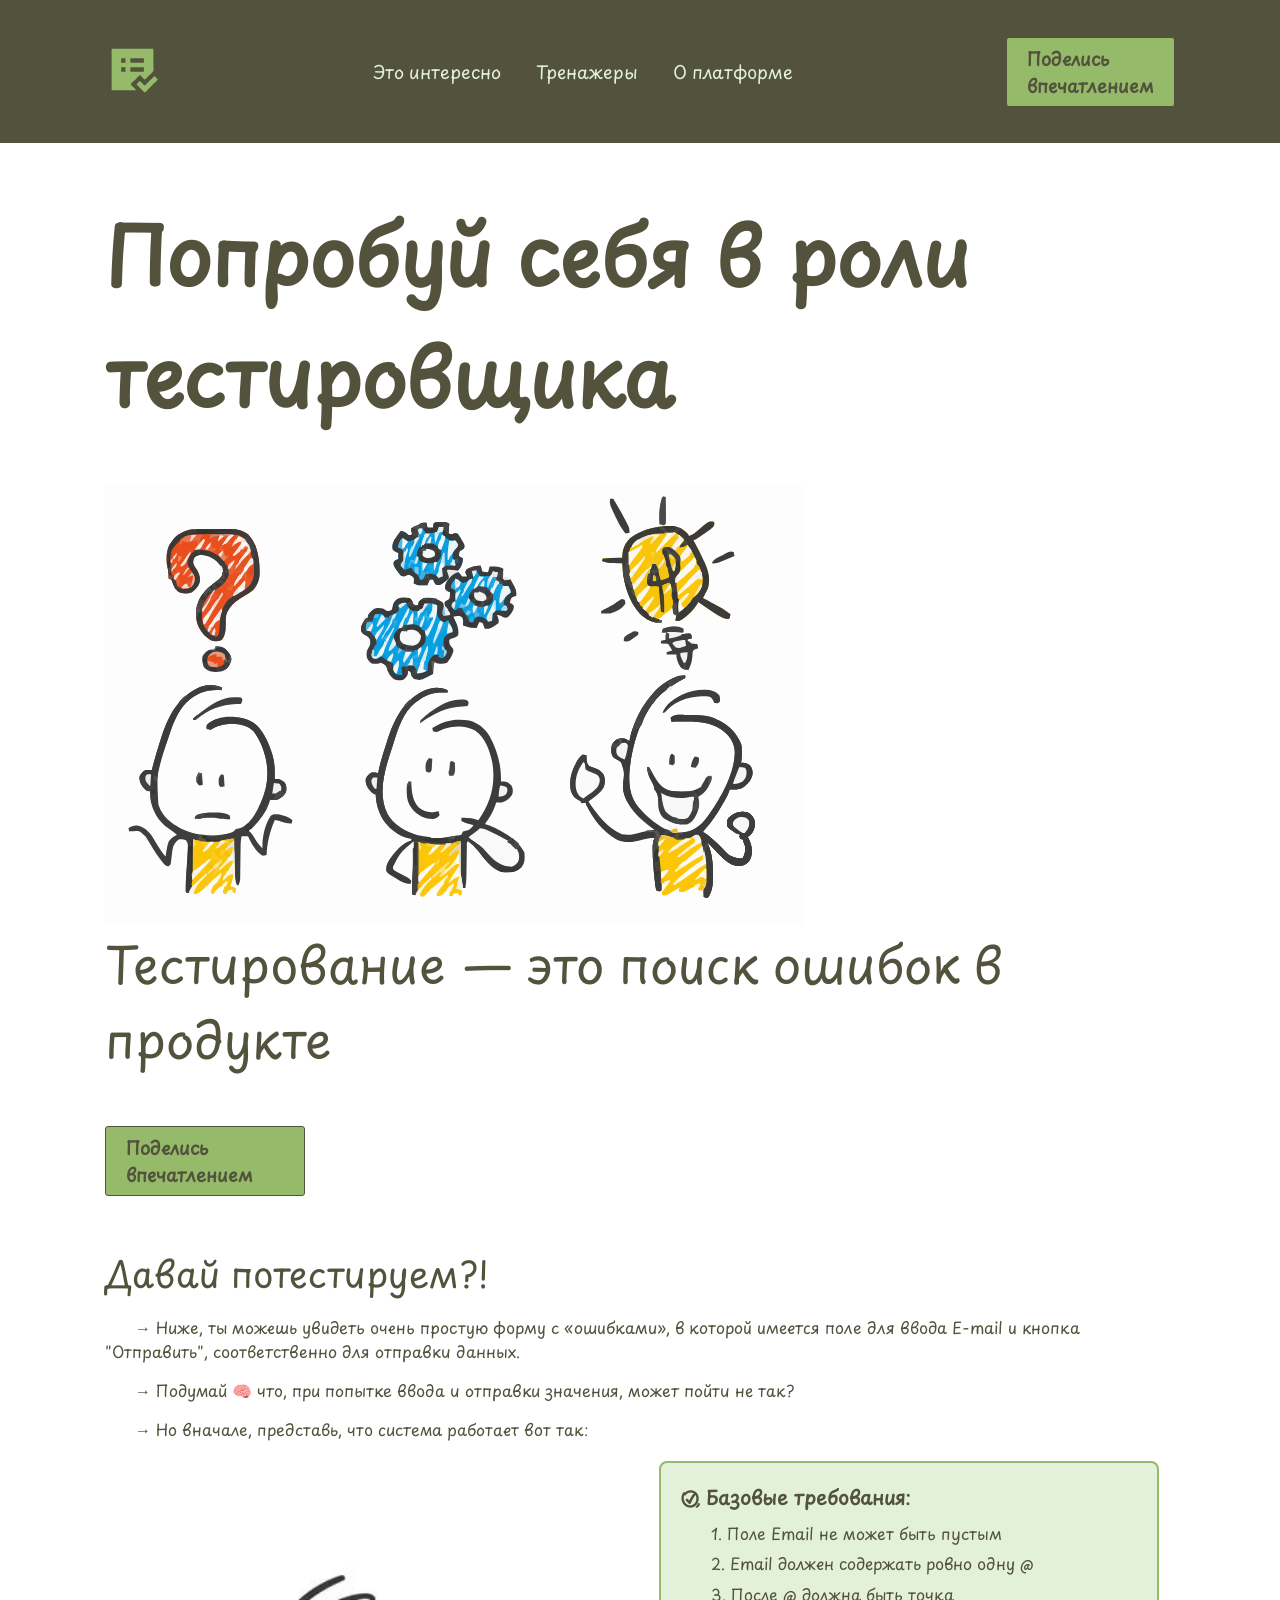
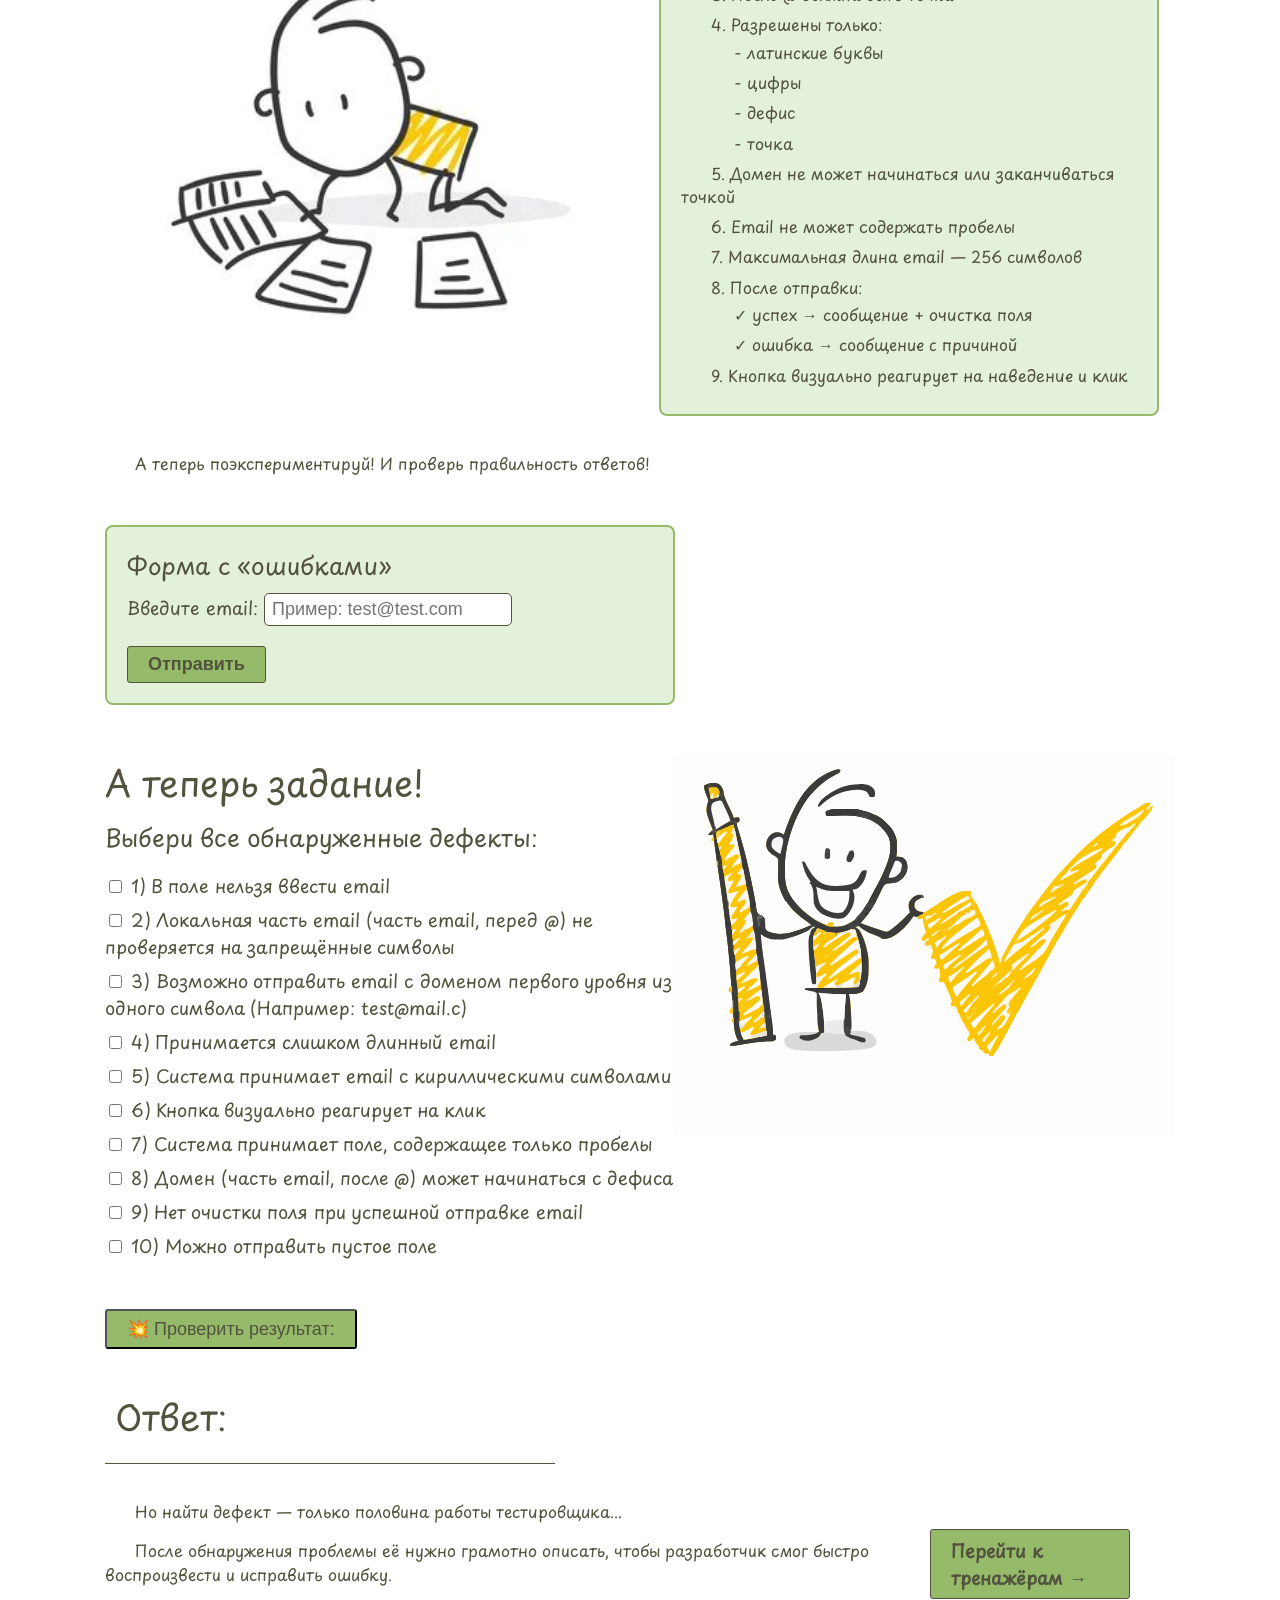
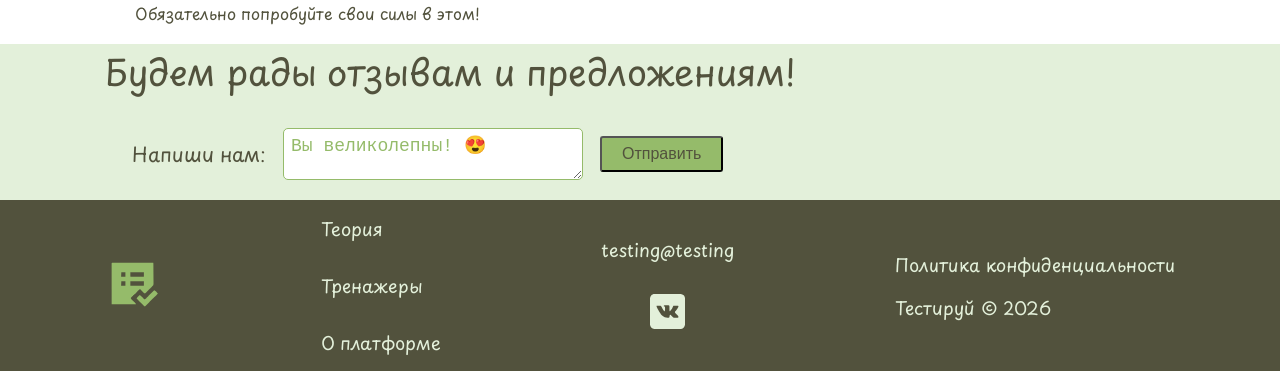
<file: index.html>
<!DOCTYPE html>
<html lang="ru">
<head>
    <meta charset="UTF-8">
    <meta name="viewport" content="width=device-width, initial-scale=1.0">
    <title>Я тестирую!</title>
    <link rel="stylesheet" href="css/reset.css">
    <link rel="stylesheet" href="css/font.css">
    <link rel="stylesheet" href="css/style.css">
    <link rel="stylesheet" href="css/media.css">
</head>
<body>
<div class="header-placeholder"></div>

    <main class="content" id="main">
        <section class="hero">
            <div class="container">
                <div class="hero__wrapper">
                <img class="hero__img" src="./img/heroImg.svg" alt="Главная картинка">
                <h1 class="hero__title">Попробуй себя в роли тестировщика</h1>
                <h3 class="hero__subtitle">Тестирование — это поиск ошибок в продукте</h3>
                <a class="hero__cta btn" href="#comment">Поделись впечатлением</a>
                </div>
            </div>
        </section>

        <section class="active">
            <div class="container">
                <h2 class="active__title title">Давай потестируем?!</h2>
                <p class="text">→ Ниже, ты можешь увидеть очень простую форму с «ошибками», в которой имеется поле для ввода E-mail и кнопка "Отправить", соответственно для отправки данных.</p>        
                <p class="text">→ Подумай 🧠 что, при попытке ввода и отправки значения, может пойти не так?</p>
                <p class="text">→ Но вначале, представь, что система работает вот так:</p>
                <div class="active__wrapper">
                <img class="active__img" src="./img/active.png" alt="Картинка требования">
                <div class="active__requirements-box">
                <h3>✅ Базовые требования:</h3>
                <ul class="active__requirements-list">
                    <li>1. Поле Email не может быть пустым</li>
                    <li>2. Email должен содержать ровно одну @</li>
                    <li>3. После @ должна быть точка</li>
                    <li>4. Разрешены только:
                         <ul class="nested-list">
                            <li>- латинские буквы</li>
                            <li>- цифры</li>
                            <li>- дефис</li>    
                            <li>- точка</li></li>
                        </ul>
                    <li>5. Домен не может начинаться или заканчиваться точкой</li>
                    <li>6. Email не может содержать пробелы</li>
                    <li>7. Максимальная длина email — 256 символов</li>
                    <li>8. После отправки:
                        <ul class="nested-list">
                            <li>✓ успех → сообщение + очистка поля</li>
                            <li>✓ ошибка → сообщение с причиной</li>
                        </ul>
                    </li>
                    <li>9. Кнопка визуально реагирует на наведение и клик</li>
                </ul>
                </div> 
                </div>
                <p class="text">А теперь поэкспериментируй! И проверь правильность ответов!</p>
                <form class="active__formI">
                    <h3 class="active__subtitle subtitle">Форма с «ошибками»</h3>
                    <label class="active__label-email" for="active__email">Введите email:
                        <input class="active__input-email" type="text" id="active__email" name="email" placeholder="Пример: test@test.com">
                    </label>
                    <button class="active__form-btn" id="active__submitBtn" type="button">Отправить</button>
                </form>
                <p id="active__formMessage"></p>
            </div>
        </section>

        <section class="testing">
            <div class="container">
                <div class="testing__wrapper">
                <h2 class="testing__title title">А теперь задание!</h2>
                <img class="testing__img" src="./img/activeForm.svg" alt="Картинка тестируем">
                <div class="testing__checkbox">
                    <h3 class="testing__checkbox-subtitle subtitle">Выбери все обнаруженные дефекты:</h3>
                    <label class="testing__checkbox-label" for="q1answer1">
                        <input type="checkbox" name="question1" id="q1answer1" value="1"><span class="q1a1"> 1) В поле нельзя ввести email</span>
                    </label>
                    <label class="testing__checkbox-label" for="q1answer2">
                        <input type="checkbox" name="question1" id="q1answer2" value="2"><span class="q1a2"> 2) Локальная часть email (часть email, перед @) не проверяется на запрещённые символы</span>
                    </label>
                    <label class="testing__checkbox-label" for="q1answer3">
                        <input type="checkbox" name="question1" id="q1answer3" value="3"><span class="q1a3"> 3) Возможно отправить email с доменом первого уровня из одного символа (Например: test@mail.c)</span>
                    </label>
                    <label class="testing__checkbox-label" for="q1answer4">
                        <input type="checkbox" name="question1" id="q1answer4" value="4"><span class="q1a4"> 4) Принимается слишком длинный email</span>
                    </label>
                    <label class="testing__checkbox-label" for="q1answer5">
                        <input type="checkbox" name="question1" id="q1answer5" value="5"><span class="q1a5"> 5) Система принимает email с кириллическими символами</span>
                    </label>
                    <label class="testing__checkbox-label" for="q1answer6">
                        <input type="checkbox" name="question1" id="q1answer6" value="6"><span class="q1a6"> 6) Кнопка визуально реагирует на клик</span>
                    </label>
                    <label class="testing__checkbox-label" for="q1answer7">
                        <input type="checkbox" name="question1" id="q1answer7" value="7"><span class="q1a7"> 7) Система принимает поле, содержащее только пробелы</span>
                    </label>
                    <label class="testing__checkbox-label" for="q1answer8">
                        <input type="checkbox" name="question1" id="q1answer8" value="8"><span class="q1a8"> 8) Домен (часть email, после @) может начинаться с дефиса</span>
                    </label>
                    <label class="testing__checkbox-label" for="q1answer9">
                        <input type="checkbox" name="question1" id="q1answer9" value="9"><span class="q1a9"> 9) Нет очистки поля при успешной отправке email</span>
                    </label>
                    <label class="testing__checkbox-label" for="q1answer10">
                        <input type="checkbox" name="question1" id="q1answer10" value="10"><span class="q1a10"> 10) Можно отправить пустое поле</span>
                    </label>
                </div>
                </div>
                <div class="testing__wrapper-btn">
                <button class="testing__checkbox-btn" id="testing__checkbox-btn">💥 Проверить результат:</button>
                </div>
            </div>
        </section>

        <section class="check">
            <div class="container">
                <div class="check__wrapper">
                    <h2 class="check__title title">Ответ: </h2>
                    <p class="check__res" id="check__res"></p>
                </div>
                <div class="check__wrap">
                    <div class="check__text">
                        <p class="text">Но найти дефект — только половина работы тестировщика...</p>
                        <p class="text">После обнаружения проблемы её нужно грамотно описать, чтобы разработчик смог быстро воспроизвести и исправить ошибку.</p>
                        <p class="text">Обязательно попробуйте свои силы в этом!</p>
                    </div>
                    <a href="trainers.html" class="btnTrainers btn">Перейти к тренажёрам →</a>
                </div>
            </div>
        </section>

        <div class="comment-placeholder"></div>
    </main>

<div class="footer-placeholder"></div>

    <script src="js/getBlock.js"></script>
    <script src="js/burgerMenu.js"></script>
    <script src="js/updateForm.js"></script>
    <script src="js/script.js"></script>
</body>
</html>
</file>
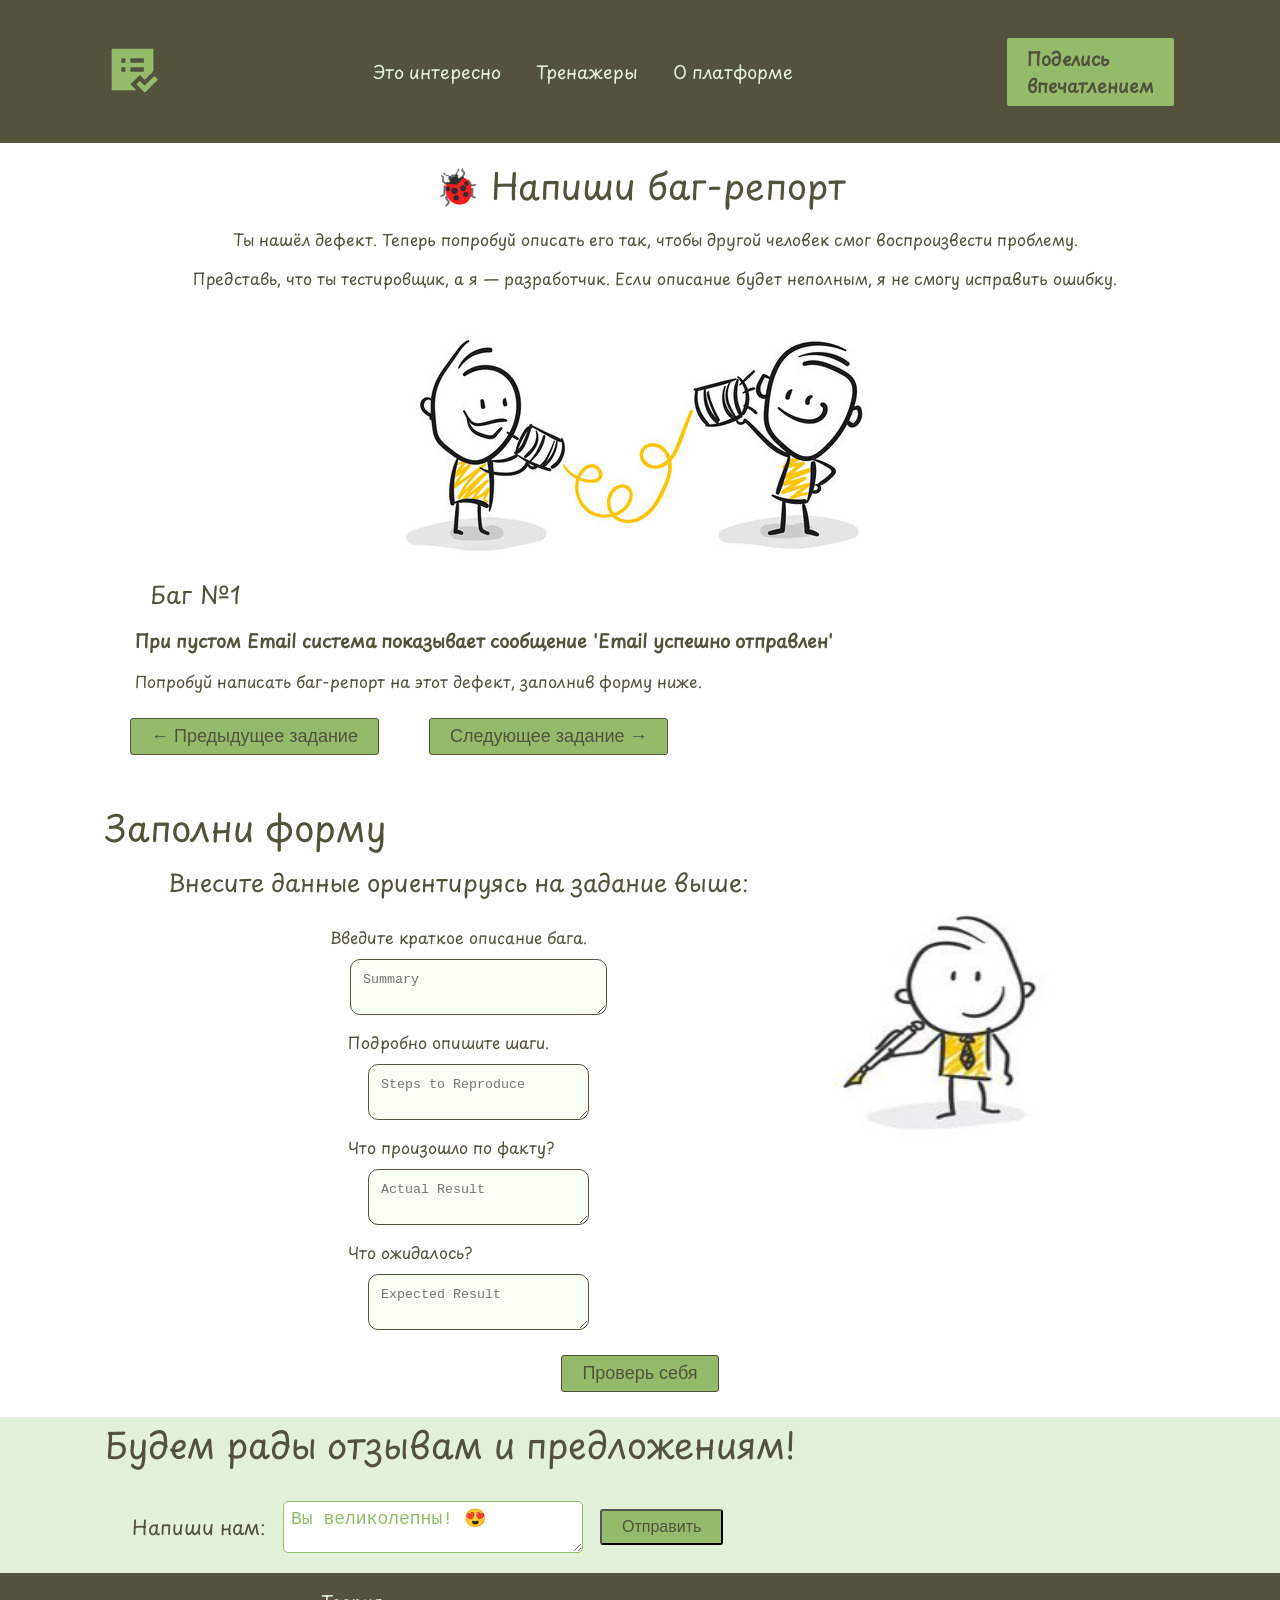
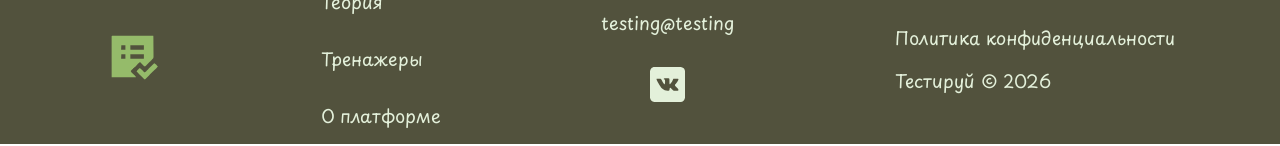
<file: bug-report.html>
<!DOCTYPE html>
<html lang="ru">
<head>
    <meta charset="UTF-8">
    <meta name="viewport" content="width=device-width, initial-scale=1.0">
    <title>Баг-репорт</title>
    <link rel="stylesheet" href="css/reset.css">
    <link rel="stylesheet" href="css/font.css">
    <link rel="stylesheet" href="css/style.css">
    <link rel="stylesheet" href="css/bug-report.css">
    <link rel="stylesheet" href="css/media.css">
</head>
<body>
<div class="header-placeholder"></div>

<main class="content" id="main">
    <section class="intro">
        <div class="container">
            <h1 class="intro__title">🐞 Напиши баг-репорт</h1>
            <p class="intro__text text">
            Ты нашёл дефект.
            Теперь попробуй описать его так,
            чтобы другой человек смог воспроизвести проблему.
            </p>
            <p class="intro__text text">
            Представь, что ты тестировщик,
            а я — разработчик.
            Если описание будет неполным,
            я не смогу исправить ошибку.
            </p>
            <img src="./img/intro.png" class="intro__img" alt="Воспроизведи ошибку">
        </div>
    </section>

    <section class="bug-task">
        <div class="container">
            <h2 id="taskTitle" class="bug-task__title"></h2>
            <p id="taskDescription" class="bug-task__textTarget text"></p>
            <p class="bug-task__text text">
            Попробуй написать баг-репорт на этот дефект, заполнив форму ниже.
            </p>
            <div class="bug-task__btnWrapper">
                <button class="bug-task__btn" id="prev-task__btn" type="button">← Предыдущее задание</button>
                <button class="bug-task__btn" id="next-task__btn" type="button">Следующее задание →</button>
            </div>
        </div>
    </section>

    <section class="form">
        <div class="container">
            <h2 class="form__title title">Заполни форму</h2>
            <div class="form__contains">
            <form class="form__bug-report">
                    <h3 class="form__subtitle subtitle">Внесите данные ориентируясь на задание выше:</h3>
                    <div class="form__wrapper">
                        <label class="form__label" for="form__input-summary">Введите краткое описание бага.
                            <textarea class="form__input" id="form__input-summary" name="summary" placeholder="Summary" required></textarea>
                        </label>
                    </div>

                    <div class="form__wrapper">
                        <label class="form__label" for="form__input-steps">Подробно опишите шаги.
                            <textarea class="form__input" id="form__input-steps" name="steps" placeholder="Steps to Reproduce" required></textarea>
                        </label>
                    </div>

                    <div class="form__wrapper">
                        <label class="form__label" for="form__input-actual">Что произошло по факту?
                            <textarea class="form__input" id="form__input-actual" name="actual" placeholder="Actual Result" required></textarea>
                        </label>
                    </div>

                    <div class="form__wrapper">
                        <label class="form__label" for="form__input-expected">Что ожидалось?
                            <textarea class="form__input" id="form__input-expected" name="expected" placeholder="Expected Result" required></textarea>
                        </label>
                    </div>
            </form>
            <img src="./img/form.png" class="form__img" alt="Заполни поля">
            </div>
        </div>
    </section>

    <section class="response">
        <div class="container">
            <div class="response__result">
                <h4 class="response__title">Summary:</h4>    
                    <p id="responseSummary"></p>
                <h4 class="response__title">Steps:</h4>
                    <ul id="responseSteps"></ul>
                <h4 class="response__title">Actual:</h4>
                    <p id="responseActual"></p>
                <h4 class="response__title">Expected:</h4>
                    <ul id="responseExpected"></ul>
            </div>
            <button class="response__btn" id="response__submitBtn" type="button">Проверь себя</button>
        </div>
    </section>

    <div class="comment-placeholder"></div>
</main>

<div class="footer-placeholder"></div>

    <script src="js/getBlock.js"></script>
    <script src="js/burgerMenu.js"></script>
    <script src="js/updateForm.js"></script>
    <script src="js/bug-report.js"></script>
</body>
</html>
</file>
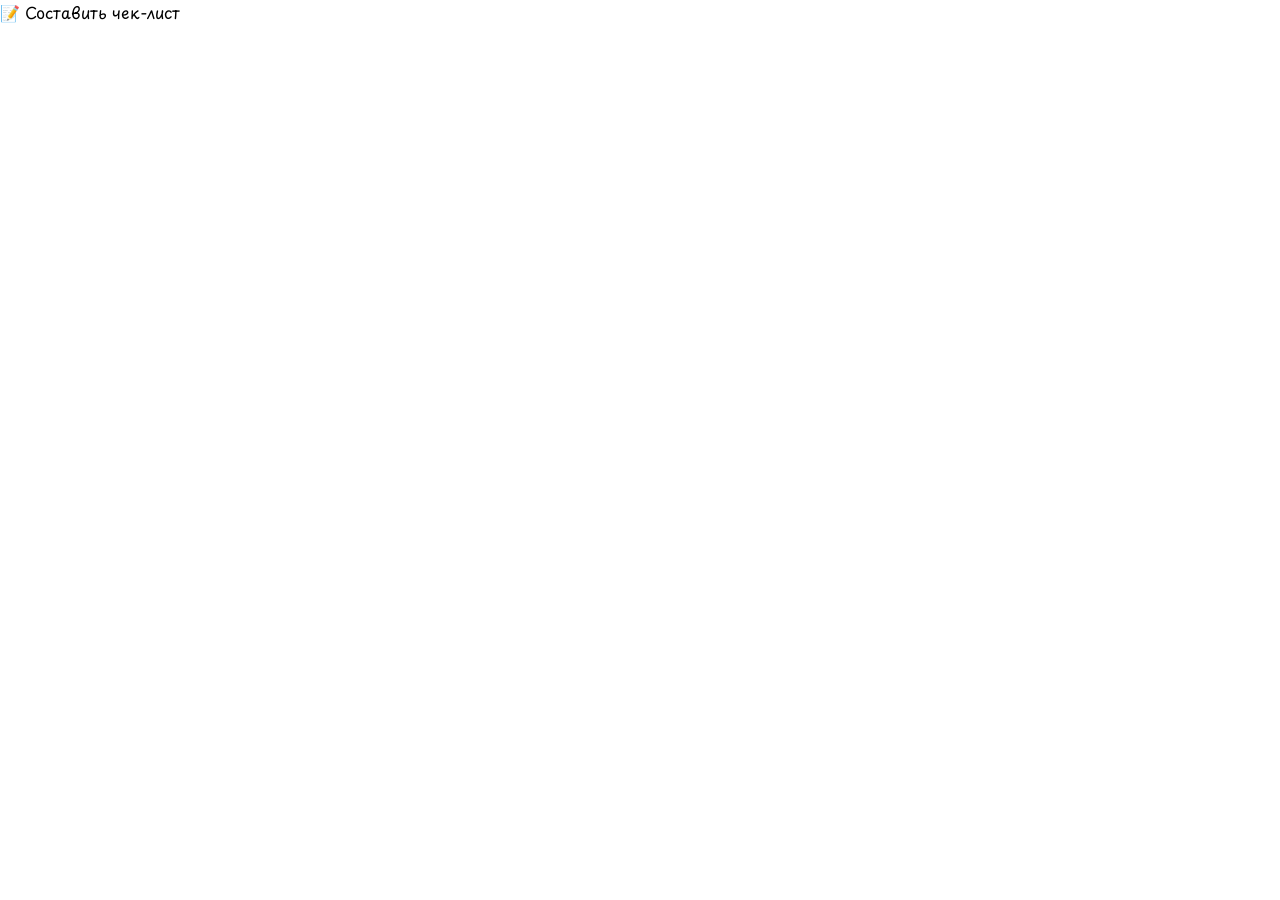
<file: checklist.html>
<!DOCTYPE html>
<html lang="ru">
<head>
    <meta charset="UTF-8">
    <meta name="viewport" content="width=device-width, initial-scale=1.0">
    <title>Чек-лист</title>
    <link rel="stylesheet" href="css/reset.css">
    <link rel="stylesheet" href="css/font.css">
    <link rel="stylesheet" href="css/style.css">
    <link rel="stylesheet" href="css/trainers.css">
    <link rel="stylesheet" href="css/media.css">
</head>
<body>
    <h1>📝 Составить чек-лист</h1>
</body>
</html>
</file>
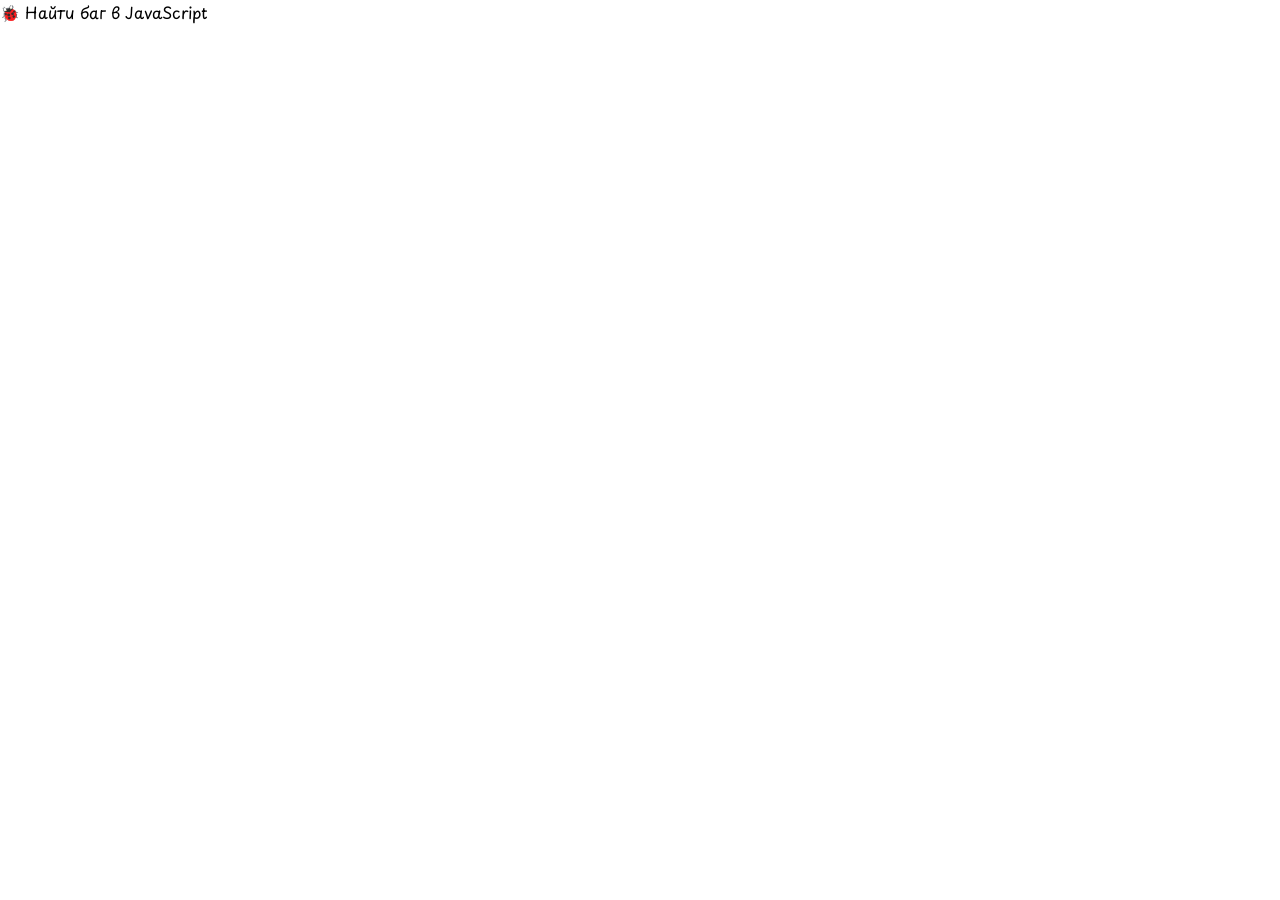
<file: js-bugs.html>
<!DOCTYPE html>
<html lang="ru">
<head>
    <meta charset="UTF-8">
    <meta name="viewport" content="width=device-width, initial-scale=1.0">
    <title>Найти баг</title>
    <link rel="stylesheet" href="css/reset.css">
    <link rel="stylesheet" href="css/font.css">
    <link rel="stylesheet" href="css/style.css">
    <link rel="stylesheet" href="css/trainers.css">
    <link rel="stylesheet" href="css/media.css">
</head>
<body>
    <h1>🐞 Найти баг в JavaScript</h1>
</body>
</html>
</file>
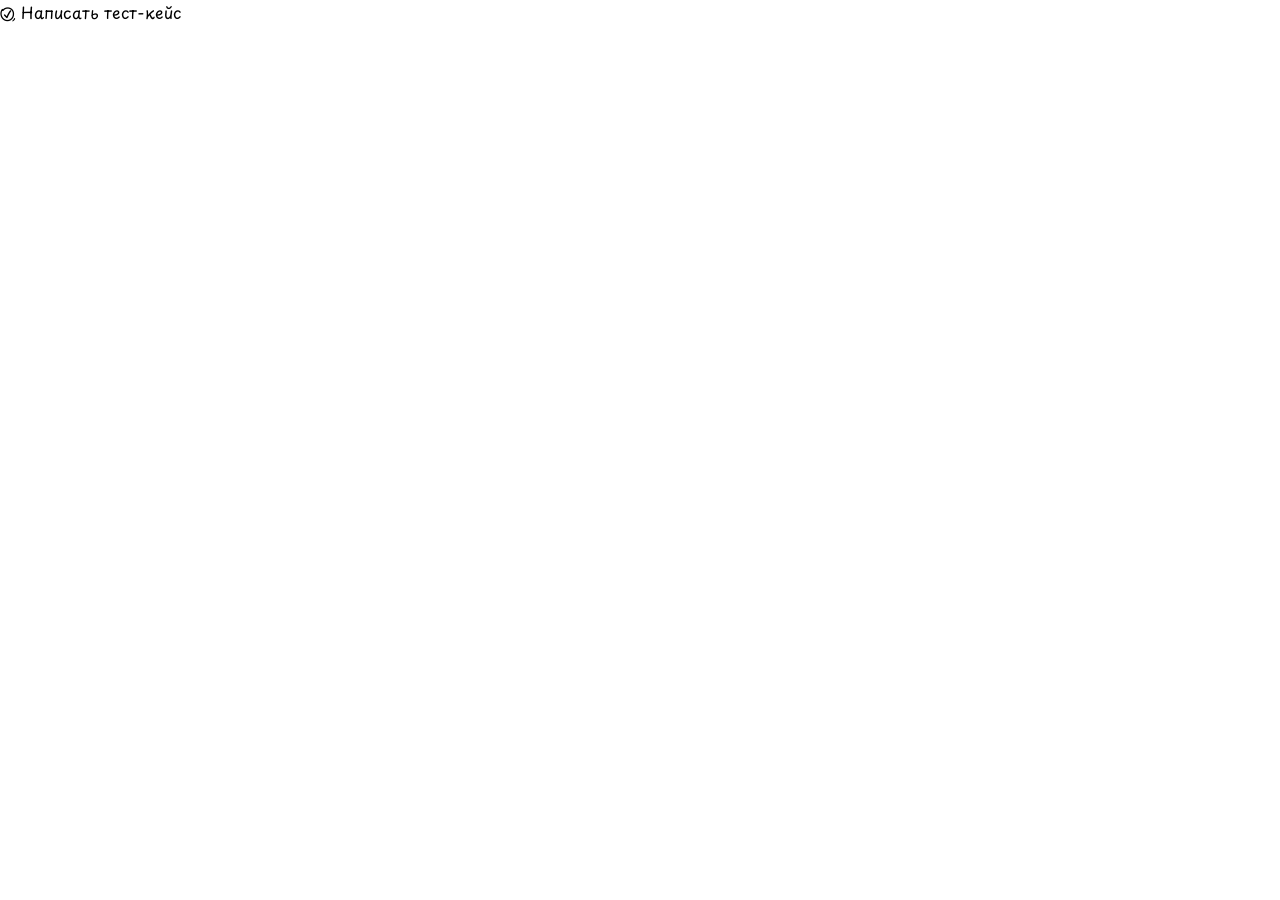
<file: test-case.html>
<!DOCTYPE html>
<html lang="ru">
<head>
    <meta charset="UTF-8">
    <meta name="viewport" content="width=device-width, initial-scale=1.0">
    <title>Тест-кейс</title>
    <link rel="stylesheet" href="css/reset.css">
    <link rel="stylesheet" href="css/font.css">
    <link rel="stylesheet" href="css/style.css">
    <link rel="stylesheet" href="css/trainers.css">
    <link rel="stylesheet" href="css/media.css">
</head>
<body>
    <h1>✅ Написать тест-кейс</h1>
</body>
</html>
</file>
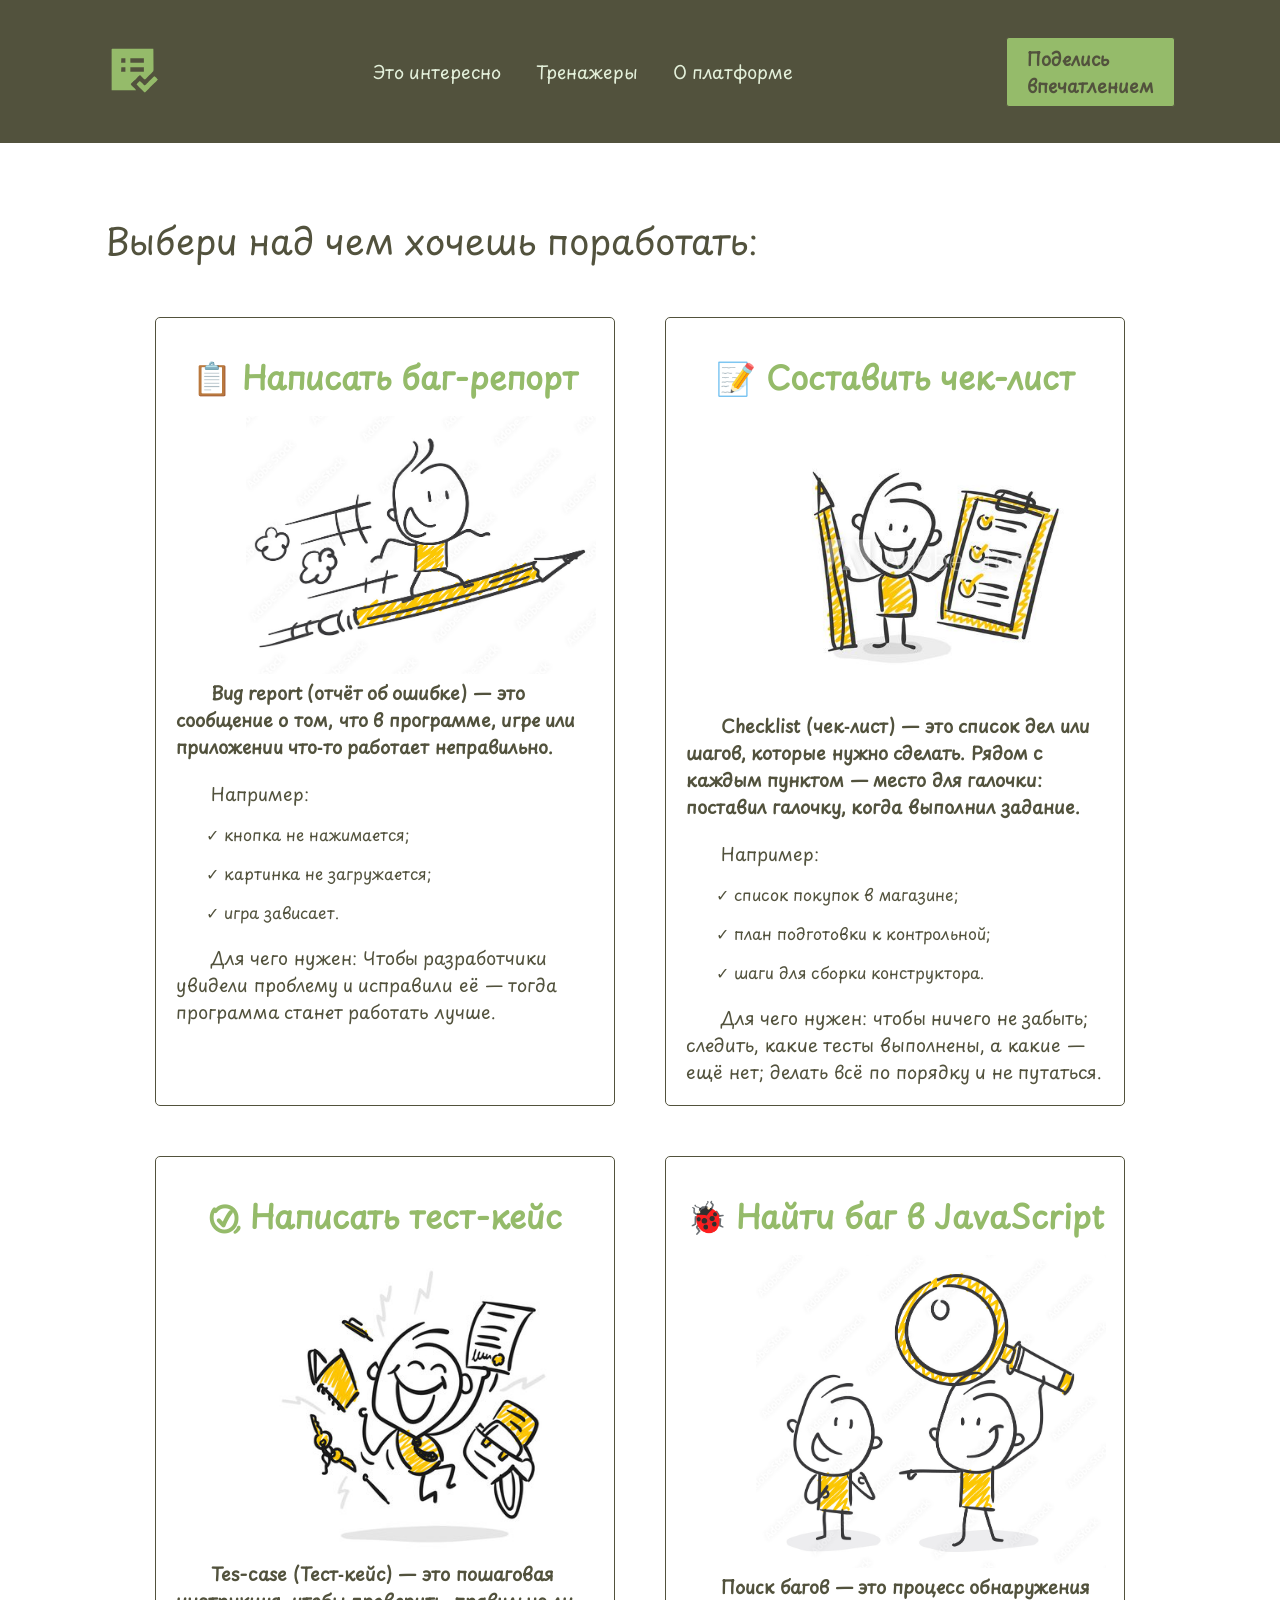
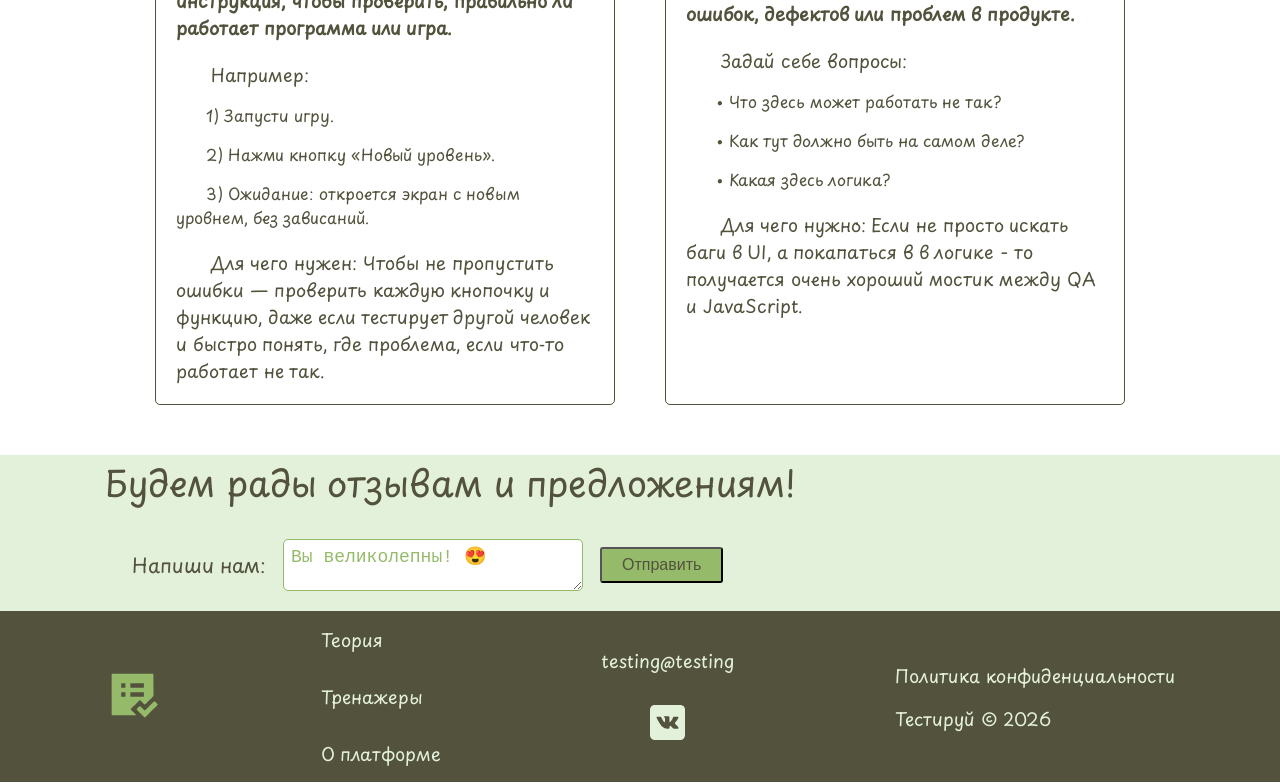
<file: trainers.html>
<!DOCTYPE html>
<html lang="ru">
<head>
    <meta charset="UTF-8">
    <meta name="viewport" content="width=device-width, initial-scale=1.0">
    <title>QA Тренажёры</title>
    <link rel="stylesheet" href="css/reset.css">
    <link rel="stylesheet" href="css/font.css">
    <link rel="stylesheet" href="css/style.css">
    <link rel="stylesheet" href="css/trainers.css">
    <link rel="stylesheet" href="css/media.css">
</head>
<body>
<div class="header-placeholder"></div>

<main class="content" id="main">
    <section class="training">
        <div class="container">
            <h1 class="training__title title">Выбери над чем хочешь поработать:</h1>
            <div class="training__cards">

                <a href="bug-report.html" class="training__card">
                    <h2 class="training__card-title">📋 Написать баг-репорт</h2>
                    <img src="./img/trainingCard.png" class="training__card-img" alt="Отчеты">
                    <h4 class="training__card-interpretation">Bug report (отчёт об ошибке) — это сообщение о том, что в программе, игре или приложении что‑то работает неправильно.</h4>
                    <p class="training__card-text text">Например:</p>
                        <ul class="training__card-list">
                            <li class="text">✓ кнопка не нажимается;</li>
                            <li class="text">✓ картинка не загружается;</li>
                            <li class="text">✓ игра зависает.</li>
                        </ul>
                    <p class="training__card-text">Для чего нужен: Чтобы разработчики увидели проблему и исправили её — тогда программа станет работать лучше.</p>
                </a>

                <a href="checklist.html" class="training__card">
                    <h2 class="training__card-title">📝 Составить чек-лист</h2>
                    <img src="./img/training__card-chek.png" class="training__card-img" alt="Отчеты">
                    <h4  class="training__card-interpretation">Checklist (чек‑лист) — это список дел или шагов, которые нужно сделать. Рядом с каждым пунктом — место для галочки: поставил галочку, когда выполнил задание.</h4>
                        <p class="training__card-text text">Например:</p>
                        <ul class="training__card-list">
                            <li class="text">✓ список покупок в магазине;</li>
                            <li class="text">✓ план подготовки к контрольной;</li>
                            <li class="text">✓ шаги для сборки конструктора.</li>
                        </ul>                   
                    <p class="training__card-text">Для чего нужен: чтобы ничего не забыть; следить, какие тесты выполнены, а какие — ещё нет; делать всё по порядку и не путаться.</p>
                </a>

                <a href="test-case.html" class="training__card">
                    <h2 class="training__card-title">✅ Написать тест-кейс</h2>
                    <img src="./img/training__card-case.png" class="training__card-img" alt="Отчеты">
                    <h4 class="training__card-interpretation">Tes-case (Тест‑кейс) — это пошаговая инструкция, чтобы проверить, правильно ли работает программа или игра.</h4>
                    <p class="training__card-text text">Например:</p>
                        <ul class="training__card-list">
                            <li class="text">1) Запусти игру.</li>
                            <li class="text">2) Нажми кнопку «Новый уровень».</li>
                            <li class="text">3) Ожидание: откроется экран с новым уровнем, без зависаний.</li>
                        </ul>
                    <p class="training__card-text">Для чего нужен: Чтобы не пропустить ошибки — проверить каждую кнопочку и функцию, даже если тестирует другой человек и быстро понять, где проблема, если что‑то работает не так.</p>
                </a>

                <a href="js-bugs.html" class="training__card">
                    <h2 class="training__card-title">🐞 Найти баг в JavaScript</h2>
                    <img src="./img/training__card-jsBug.png" class="training__card-img" alt="Отчеты">
                    <h4 class="training__card-interpretation">Поиск багов — это процесс обнаружения ошибок, дефектов или проблем в продукте.</h4>
                        <p class="training__card-text text">Задай себе вопросы:</p>
                        <ul class="training__card-list">
                            <li class="text">• Что здесь может работать не так?</li>
                            <li class="text">• Как тут должно быть на самом деле?</li>
                            <li class="text">• Какая здесь логика?</li>
                        </ul>
                    <p class="training__card-text">Для чего нужно: Если не просто искать баги в UI, а покапаться в в логике - то получается очень хороший мостик между QA и JavaScript.</p>
                </a>
            </div>
        </div>
    </section>


    <div class="comment-placeholder"></div>
    </main>

<div class="footer-placeholder"></div>

    <script src="js/getBlock.js"></script>
    <script src="js/burgerMenu.js"></script>
    <script src="js/updateForm.js"></script>
</body>
</html>
</file>
<file: css/font.css>
@font-face {
    font-family: "PlaypenSans";
    font-style: normal;
    font-weight: 400;
    src: url("../fonts/PlaypenSans-Regular.ttf");
}
</file>
<file: css/style.css>
:root {
    --mainColor: rgb(82, 82, 61);
    --secondaryColor: #e3f0da;
    --secondaryColor2:rgb(244, 255, 236);
    --secondaryColor3:rgb(249, 255, 245);
    --accentColor: #95bb6a;
    --transition: all .3s ease;
}
body {
    font-family: "PlaypenSans", sans-serif;
}
.container {
    width: 100%;
    max-width: 1500px;
    margin: 0 auto;
    padding: 0 15px;
    box-sizing: border-box;
}


.header {
    background-color: var(--mainColor);
    padding: 35px 0;
}
.header__wrapper {
    display: flex;
    justify-content: space-between;
    align-items: center;
}
.header__menu {
    position: relative;
}

/* 🍔 Отрисовки «бургера» меню‑гамбургера  */
.header__menu-burger {
    display: none;
    width: 30px;
    height: 30px;
    position: relative; 
    border: none;       
    background: none;  
    cursor: pointer; 
    z-index: 2;
}
/*Общие стили для линий*/
.header__menu-burger::before,  
.header__menu-burger::after,  
.header__menu-burger span {   
    content: "";                
    position: absolute;        
    left: 0;                    
    width: 100%;                
    height: 3px;                
    border-radius: 3px;              
    background: var(--accentColor);
    transition: 0.3s;
    transform-origin: center;    
}
.header__menu-burger::before {  
    top: 0;                            
}
.header__menu-burger span {
    top: 50%;                      
    transform: translateY(-50%);    
}
.header__menu-burger::after {
    bottom: 0;                     
}

/* ✖️ Состояние "крестик" */
.header__menu-burger.is-open::before {             
    transform: translateY(-50%) rotate(45deg);     
    top: 50%;                                       
}
.header__menu-burger.is-open::after {               
    transform: translateY(-50%) rotate(-45deg);      
    top: 50%;
}
.header__menu-burger.is-open span {            
    opacity: 0;                                
}

.header__menu-list {
    display: flex;
    gap: 35px;
    font-size: 16px;
    /*margin-top: 65px;*/  
    min-width: 200px;
    padding: 15px;
    z-index: 1;
}
.is-open {
    display: flex;
    flex-direction: column;
    gap: 15px;
    position: absolute;
    right: 0;
    background-color: var(--mainColor);
    /*min-width: 150px;*/
    padding: 15px;
    right: 15px;
}
.header__menu-list.is-open {   
    display: flex;
    flex-direction: column;
    position: absolute;
    top: 65px;                  
    min-width: 220px;
    padding: 20px;
    border-radius: 12px;
    background: rgba(82, 82, 61, .8);
    box-shadow: 0 6px 20px rgba(0,0,0,.2);
}
.header__menu-link, 
.footer__menu-link, 
.footer__contacts-item, 
.footer__polit, 
.footer__copyright {
    color: var(--secondaryColor);
    transition: var(--transition);
    display: block;
    padding: 8px 0;
    font-size: 18px;
}
.header__menu-link:hover, 
.footer__menu-link:hover, 
.footer__contacts-item:hover, 
.footer__polit:hover, 
.footer__copyright:hover{
    color: var(--accentColor);
}

.hero__wrapper {
    display: grid;
    grid-template-columns: 2fr 1fr;
    grid-template-rows: repeat(3, auto);
    grid-template-areas:
        "item1 item2"
        "item3 item2"
        "item4 item2";
}
.hero__img{
    max-width: 700px;
    max-height: 441px;
    grid-area: item2;
    align-self: center;
}
.hero__title {
    grid-area: item1;
    font-size: 80px;
    font-weight: 600;
    color: var(--mainColor);
    padding: 50px 0;
}
.hero__subtitle {
    grid-area: item3;
    font-size: 50px;
    color: var(--mainColor);
    padding-bottom: 50px;
}
.hero__cta {
    grid-area: item4;
    margin-bottom: 50px;
}
.btn {
    font-size: 18px;
    font-weight: 600;
    color: var(--mainColor);
    background-color: var(--accentColor);
    border: 1px solid var(--mainColor);
    border-radius: 3px;
    max-width: 200px;
    padding: 7px 20px;
    transition: var(--transition);
}
.btn:hover {
    background-color: var(--secondaryColor);
}

.title {
    font-size: 36px;
    font-weight: 500;
    color: var(--mainColor);
    margin-bottom: 10px;
}
.subtitle {
    font-size: 24px;
    font-weight: 500;
    color: var(--mainColor);
    margin-bottom: 10px;
}

.active__wrapper {
    display: flex;
    flex-wrap: wrap;
    align-items: center;
    justify-content: center;
    gap: 5px;
}
.active__img {
    width: 500px;  
    display: block;
    margin: 0 auto; 
}
.text {
    text-indent: 30px; 
    margin-top: 15px;
    color: var(--mainColor);
}
.active__requirements-box {
  border: 2px solid var(--accentColor);
  border-radius: 8px; 
  padding: 20px;
  background-color: var(--secondaryColor); 
  color: var(--mainColor);
  max-width: 500px; 
  margin: 20px auto; 
}
.active__requirements-box h3 {
  margin-top: 0; 
  margin-bottom: 10px;
  color: var(--mainColor); 
  font-size: 1.2em; 
  font-weight: 600;
}
.active__requirements-list {
  list-style-type: none; 
  padding-left: 0; 
}
.active__requirements-list li {
  margin-bottom: 8px; 
  line-height: 1.4; 
  position: relative; 
}
/* Добавляем зелёные галочки перед пунктами */
.active__requirements-list li::before {
  content: "";
  display: inline-block;
  width: 20px;
  margin-right: 10px;
  color: #4CAF50;
}
/* Стили для вложенного списка */
.nested-list {
  list-style-type: none;
  padding-left: 25px; 
  margin-top: 5px;
}
.nested-list li::before {
  content: ""; 
  margin-right: 8px;
}

.active__formI {
    border: 2px solid var(--accentColor);
    border-radius: 8px; 
    padding: 20px; 
    background-color: var(--secondaryColor); 
    color: var(--mainColor);
    max-width: 570px; 
    margin: 50px 0; 
    font-size: 18px;
}
.active__input-email{
    font-size: 18px;
    border: 1px solid var(--mainColor);
    border-radius: 5px;
    padding: 5px 7px;
}
.active__form-btn {
    font-size: 18px;
    font-weight: 600;
    color: var(--mainColor);
    background-color: var(--accentColor);
    border: 1px solid var(--mainColor);
    border-radius: 3px;
    max-width: 260px;
    text-align: center;
    padding: 7px 20px;
    margin-top: 20px;
    transition: var(--transition);
}
.active__form-btn:hover {
    background-color: var(--secondaryColor);
}
.active__formMessage {
    font-size: 24px;
    border: 1px solid var(--mainColor);
    border-radius: 8px; 
    padding: 20px; 
    background-color: rgb(249, 248, 236); 
    color: rgb(161, 84, 36);
    max-width: 500px;
    margin-bottom: 30px;
}


.testing__wrapper {
    display: grid;
    grid-template-columns: 2fr 1fr;
    grid-template-rows: repeat(2, auto);
    grid-template-areas:
        "item1 item2"
        "item3 item2";
}
.testing__title {
    grid-area: item1;
}
.testing__img {
    grid-area: item2;
}
.testing__checkbox {
    display: flex;
    flex-direction: column;
    gap: 7px;
    font-size: 18px;
    color: var(--mainColor);
    margin-bottom: 50px;
    grid-area: item3;
} 
.testing__checkbox-label {
    max-width: 700px;
}
.testing__btn {
    font-size: 16px;
    background-color: var(--secondaryColor);
}
.testing__checkbox-btn {
    font-size: 18px;
    background-color: var(--accentColor);
}
.testing__btn, .testing__checkbox-btn {
    color: var(--mainColor);
    border-radius: 3px;
    padding: 7px 20px;
    margin-bottom: 10px;
    transition: var(--transition);
}
.testing__btn:hover {
    background-color: rgb(249, 248, 236);
}
.testing__checkbox-btn:hover {
    background-color: var(--secondaryColor);
}

.missed {
    outline: 2px dashed orange;
}
.correct {
    background: var(--secondaryColor);
}
.wrong {
    background: #f8d7da;
}

.check__wrapper{
    border-bottom: 1px solid var(--mainColor);
    max-width: 450px;
    padding: 10px;
    margin: 20px 0; 
}
.check__res {
    font-size: 24px;
    color: rgb(161, 84, 36);
    text-align: center;
}
.check__wrap {
    display: flex;
}
.check__text {
    max-width: 850px;
}
.btnTrainers {
    margin: 45px;
    align-items: center;
}

.comment {
    background-color: var(--secondaryColor);
}
.comment__wrapper {
    display: flex;
    gap: 10px;
    padding: 20px;
    align-items: center;
}
.comment__text {
    font-size: 20px;
    font-weight: 500;
    color: var(--mainColor);
    margin: 0 7px;
}
.comment__form {
    display: flex;
    /*flex-wrap: wrap;*/
    align-items: center;
    gap: 10px;
}
.comment__form-input {
    width: 300px;
    font-size: 18px;
    border: 1px solid var(--accentColor);
    border-radius: 5px;
    padding: 5px 7px;
}
.active__form {
    box-shadow: 0 0 15px 1px red;
    margin: 5px;
}
.comment__form-input::placeholder {
    color: var(--accentColor);
}
.comment__form-btn {
    font-size: 16px;
    color: var(--mainColor);
    background-color: var(--accentColor);
    border-radius: 3px;
    padding: 7px 20px;
    transition: var(--transition);
    margin: 0 7px;
}
.comment__form-btn:hover {
    background-color: var(--secondaryColor);
}
.toast {
    position: fixed;
    right: 20px;
    bottom: 20px;

    padding: 15px 20px;
    border-radius: 10px;

    background-color: var(--secondaryColor);
    color: var(--mainColor);

    opacity: 0;  /* делает эл-т полностью прозрачным (невидимым) */
    pointer-events: none; /* отключает реакцию на мышь и касания */ 

    transition: var(--transition);
}
.toast.active {
    opacity: 1; /* эл-т полностью видимый */
}

.footer {
    background-color: var(--mainColor);
}

.footer__wrapper-top {
    display: flex;
    justify-content: space-between;
    align-items: center;
}

.footer__contacts {
    display: flex;
    flex-direction: column;
    align-items: center;
    gap: 15px;
    padding: 25px 0;
}

.footer__menu-item {
    padding: 7px 0;
}
</file>
<file: css/media.css>
@media (max-width: 1500px) {
    .container {
        max-width: 1300px;
    }
}

@media (max-width: 1300px) {
    .container {
        max-width: 1100px;
    }
    .hero__wrapper {
        display: grid;
        align-items: center;
        grid-template-columns: 1fr;
        grid-template-rows: repeat(4, auto);
        grid-template-areas:
            "item1"
            "item2"
            "item3"
            "item4";
    }
}

@media (max-width: 1100px) {
    .container {
        max-width: 900px;
    }
    .testing__wrapper {
        display: grid;
        grid-template-columns: 1fr;
        grid-template-rows: repeat(3, auto);
        grid-template-areas:
            "item1"
            "item2"
            "item3";
    }
}

@media (max-width: 900px) {
    .container {
        max-width: 700px;
    }
    .hero__title {
        font-size: 60px;
    }
    .hero__subtitle {
        font-size: 35px;
    }
    .check__wrap {
        flex-wrap: wrap;
    }
    .header__menu-list {
        gap: 10px;
    }
}

@media (max-width: 700px) {
    .container {
        max-width: 600px;
    }
    .header__menu-list {
        display: none;
    }
    .header__menu-list.is-open {
        display: flex;
        flex-direction: column;
    }
    .header__menu-burger{
        display: block;
        cursor: pointer;  
    }
    .header__cta {
        display: none;
    }
    .hero__title {
        font-size: 45px;
    }
    .hero__subtitle {
        font-size: 28px;
        font-weight: 500;
    }
    .hero__img{
        max-width: 500px;
        max-height: 241px;
}
    .title {
        font-size: 24px;
    }
    .subtitle {
        font-size: 20px;
    }
    .comment__wrapper {
        flex-direction: column;
        align-items: start;
    }
    .footer__wrapper-top {
        flex-direction: column;
        gap: 25px;
        align-items: start;
        padding: 15px 0 15px 15px;
    }
    .footer__contacts {
        align-items: start;
    }
}

@media (max-width: 520px) {
    .container {
        max-width: 340px;
    }
    .testing__wrapper-btn {
        display: flex;
        flex-direction: column;
    }
    .training__cards {
        display: grid;
        grid-template-columns: repeat(auto-fit, minmax(350px, 1fr));
        gap: 30px;
        margin: 50px 5px;
    }
    .training__card-img {
        margin-left: 0;
        width: 300px;
    }
    .comment__wrapper {
        display: flex;
        flex-direction: column;
        gap: 5px;
    }
    .testing__img {
        max-width: 300px;
    }
    .comment__form {
        display: flex;
        flex-direction: column;
    }
    .intro__img {
        
        display: inline;
        max-width: 350px;
}
}

@media (max-width: 400px) {
    .container {
        max-width: 340px;
    }
    .hero__title {
        font-size: 36px;
    }
    .hero__subtitle {
        font-size: 24px;
    }
    .hero__img{
        max-width: 4500px;
        max-height: 191px;
    }
    .training__cards {
        display: grid;
        grid-template-columns: repeat(auto-fit, minmax(250px, 1fr));
        gap: 20px;
        margin: 30px 3px;
    }
    .training__card-img {
        margin-left: 0;
        width: 200px;
    }
}
</file>
<file: css/bug-report.css>
.content {
    color: var(--mainColor);
}


.intro__title {
    font-size: 36px;
    text-align: center;
    margin: 15px;
}
.intro__title, .intro__text {
    text-align: center;
}
.intro__img {
    margin-left: 50px;
    display: block;
    margin: 0 auto;
}

.bug-task__title {
    font-size: 24px;
    margin-left: 45px;
}
.bug-task__textTarget {
    font-size: 18px;
    font-weight: 600;
}
.bug-task__btnWrapper {
    display: flex;
    flex-wrap: wrap;
}


.form {
    margin: 20px 35px;
}
.form__contains {
    display: flex;
    justify-content: space-evenly;
    flex-wrap: wrap;
}
.form__bug-report {
    display: flex;
    flex-direction: column;
    gap: 15px;
}
.form__wrapper {
    display: flex;
    justify-content: space-evenly;
    gap: 15px;
}
.form__label{
    display: flex;
    flex-direction: column;
    gap: 10px;
    margin: 0 50px;
}
.form__input {
    width: 100%;
    max-width: 700px;
    border: 1px solid var(--mainColor);
    border-radius: 10px;
    margin-left: 20px;
    padding: 12px;
    background-color: var(--secondaryColor3);
}
.form__img {
    width: 300px;
    height: 300px;
}

.response__result {
    border: 1px solid var(--accentColor);
    max-width: 450px;
    margin: 0 auto;
    margin-bottom: 40px;
    padding: 15px;
    line-height: 30px; 
    display: none;
}
.response__result.is-visible {
    display: block;
}
.response__title {
    text-indent: 35px; /* размер отступа */ 
}
.response__btn, .bug-task__btn {
    font-size: 18px;
    font-weight: 500;
    color: var(--mainColor);
    background-color: var(--accentColor);
    border: 1px solid var(--mainColor);
    border-radius: 3px;
    max-width: 350px;
    padding: 7px 20px;
    transition: var(--transition);
    display: block;
    margin: 25px auto;
}
.response__btn:hover, .bug-task__btn:hover {
    background-color: var(--secondaryColor);
}
#prev-task__btn, #next-task__btn {
    margin: 25px 25px;
}
</file>
<file: css/trainers.css>
.training__title {
    margin-top: 70px;
}
.training__cards {
    display: grid;
    grid-template-columns: repeat(auto-fit, minmax(450px, 1fr));
    gap: 50px;
    margin: 50px 50px;
}
.training__card {
    border: 1px solid var(--mainColor);
    border-radius: 5px;
    padding: 20px;
    display: block; 
    transition: var(--transition);
}
.training__card:hover {
    box-shadow: 10px 10px 10px var(--mainColor); 
    transform: translateY(-5px);  
}

.training__card-title {
    font-size: 32px;
    font-weight: 600;
    color: var(--accentColor);
    text-align: center;
    margin: 15px 0;
}
.training__card-img {
    max-width: 350px;
    align-items: center;
    margin-left: 70px;
}
.training__card-interpretation {
    color: var(--mainColor);
    text-indent: 35px; 
    font-size: 18px;
    font-weight: 600;
}
.training__card-text {
    font-size: 18px;
    font-weight: 500;
    color: var(--mainColor);
    text-indent: 35px; 
    margin-top: 20px;
}
</file>
